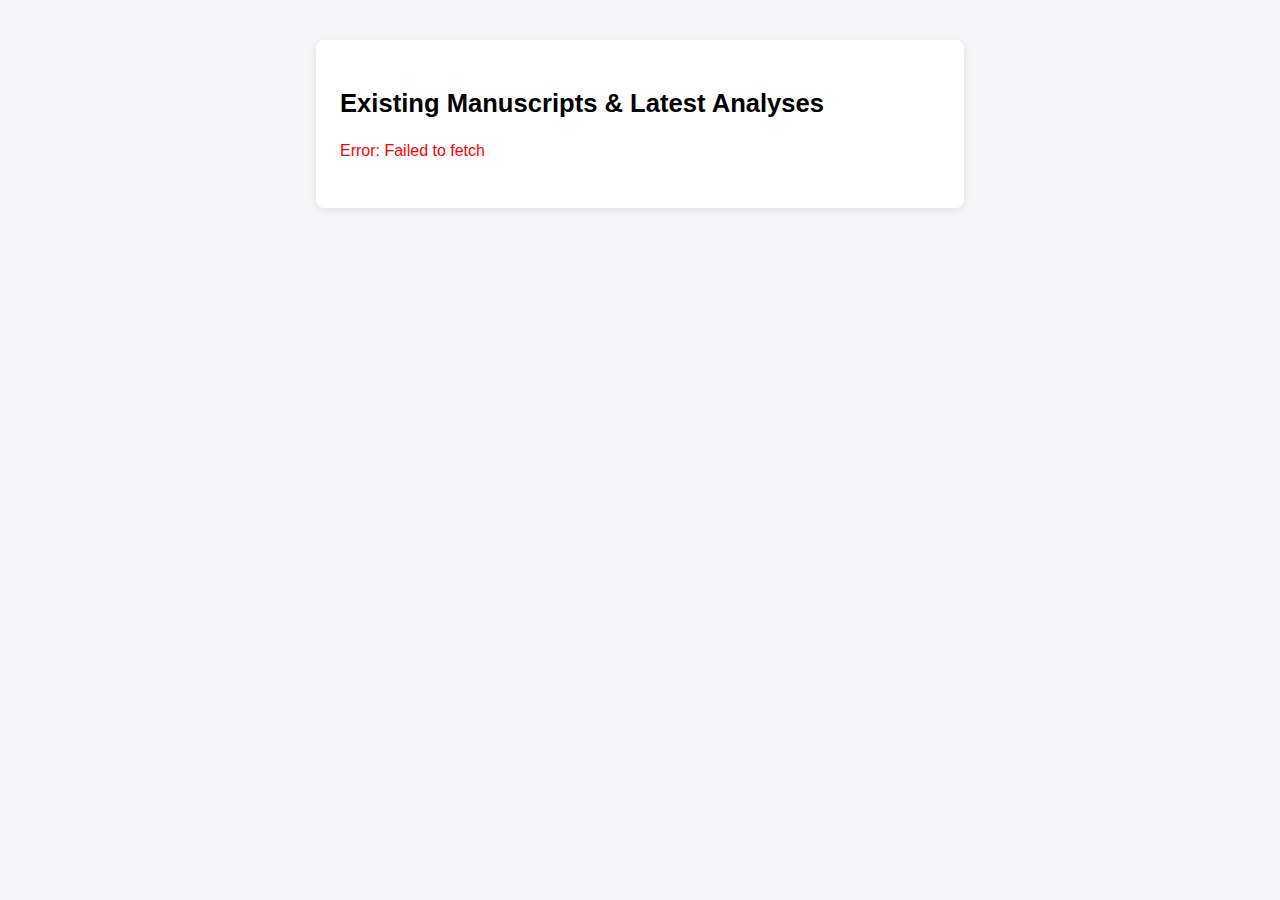
<file: frontend/index.html>
<!DOCTYPE html>
<html lang="en">
<head>
    <meta charset="UTF-8">
    <meta name="viewport" content="width=device-width, initial-scale=1.0">
    <title>Manuscript Analyses Export</title>
    <link rel="stylesheet" href="style.css">
</head>
<body>
    <div class="container">
        <h1>Existing Manuscripts & Latest Analyses</h1>
        <div id="manuscript-list">
            <p>Loading manuscripts...</p>
        </div>
    </div>
    <script src="app.js"></script>
</body>
</html>
</file>
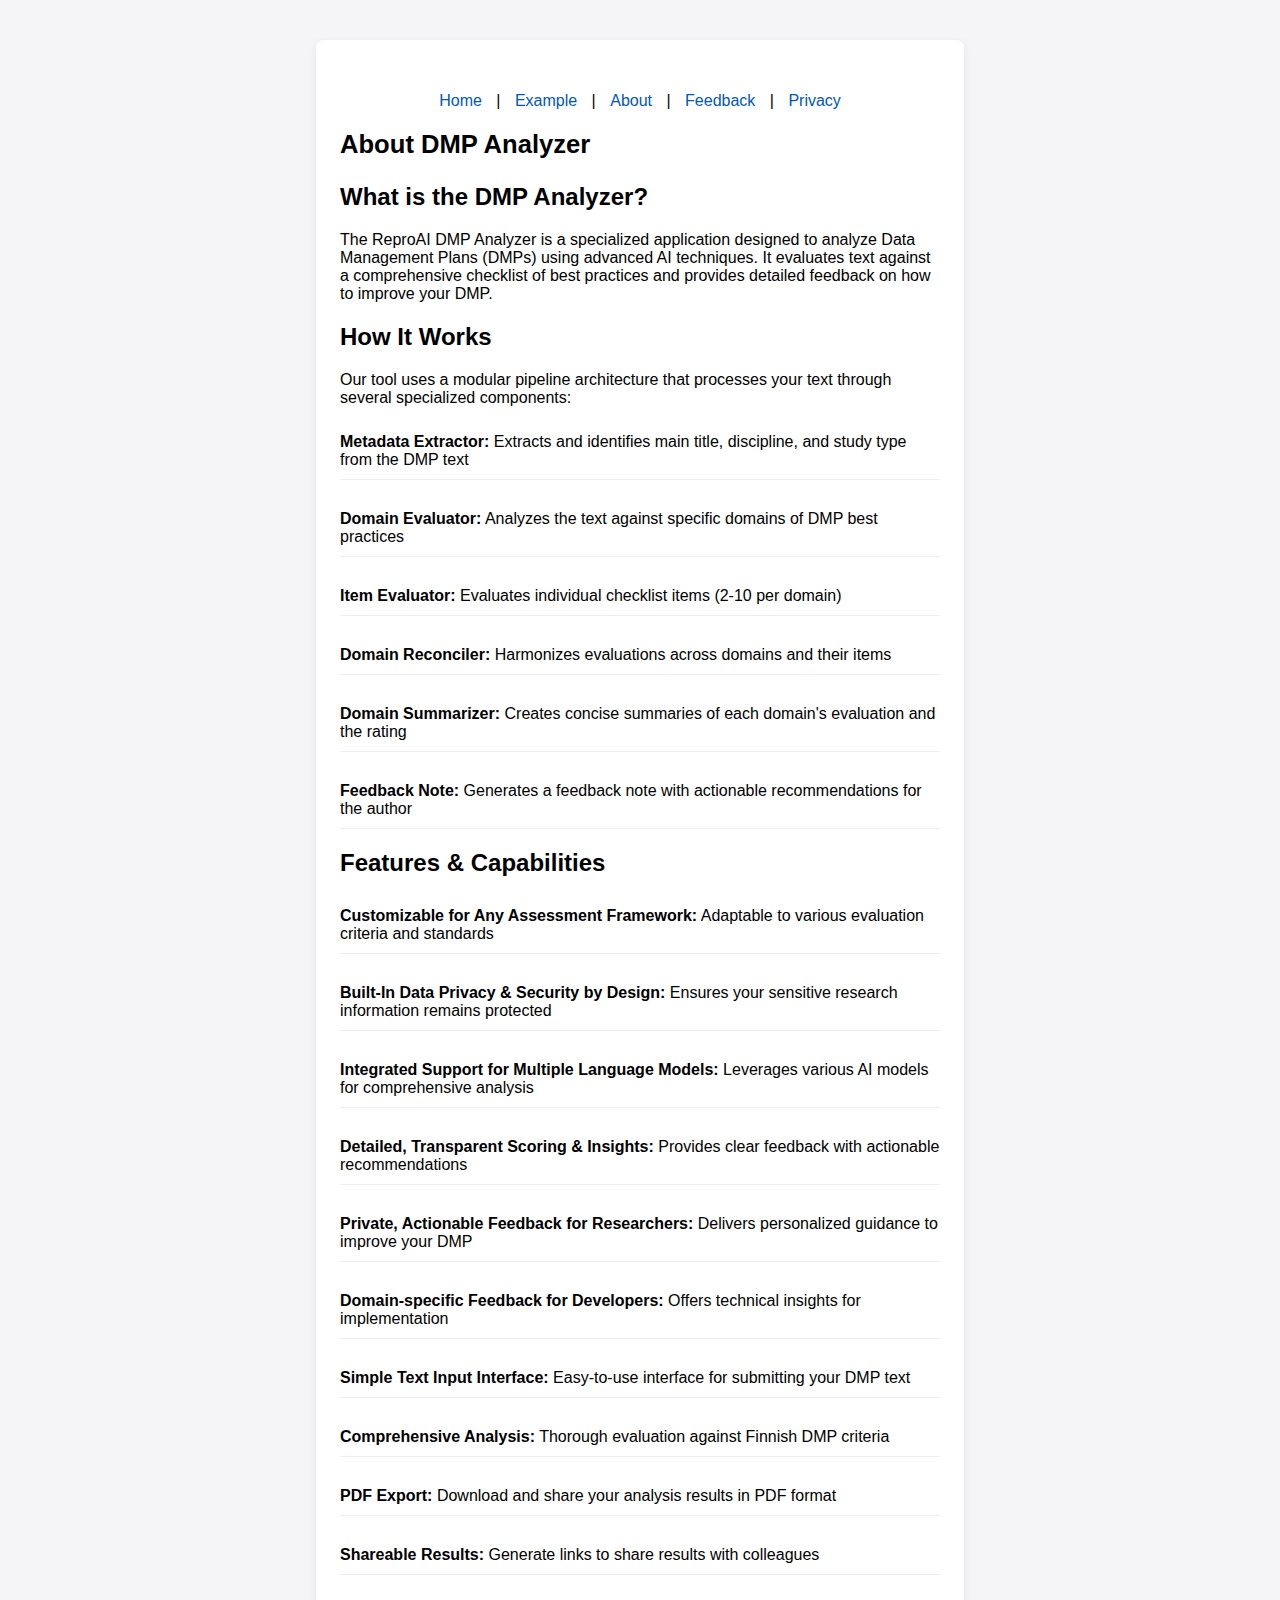
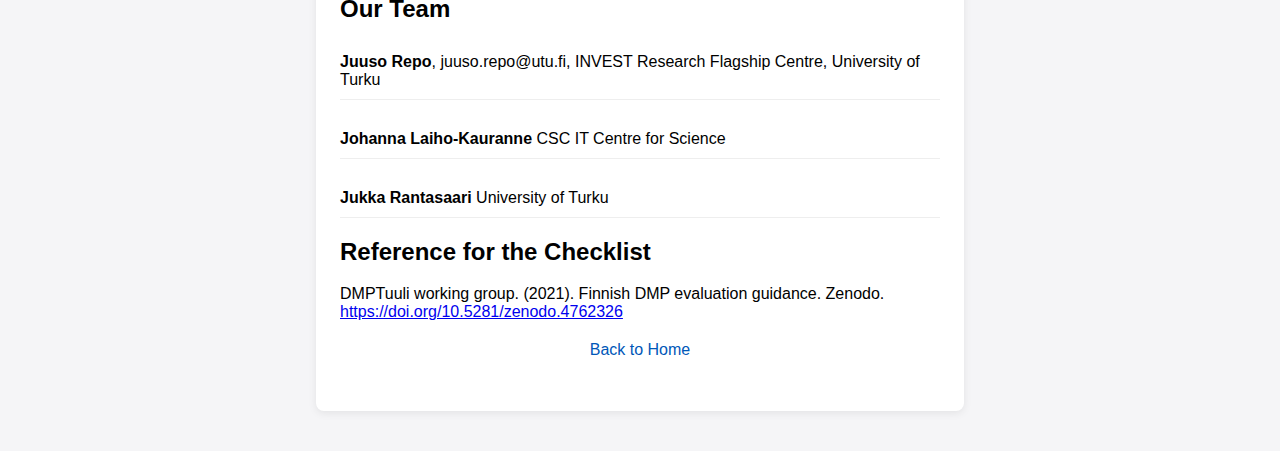
<file: about.html>
<!DOCTYPE html>
<html lang="en">
<head>
    <meta charset="UTF-8">
    <meta name="viewport" content="width=device-width, initial-scale=1.0">
    <title>About DMP Analysis Tool</title>
    <link rel="stylesheet" href="style.css">
    <style>
        .content {
            text-align: left;
            max-width: 700px;
            margin: 0 auto;
        }
        .nav {
            text-align: center;
            margin: 20px 0;
        }
        .nav a {
            margin: 0 10px;
            color: #0057b8;
            text-decoration: none;
        }
        .nav a:hover {
            text-decoration: underline;
        }
    </style>
</head>
<body>
    <div class="container">
        <div class="nav">
            <a href="index.html">Home</a> | 
            <a href="example.html">Example</a> | 
            <a href="about.html">About</a> | 
            <a href="feedback.html">Feedback</a> | 
            <a href="privacy.html">Privacy</a>
        </div>
        <h1>About DMP Analyzer</h1>
        <div class="content">
            <h2>What is the DMP Analyzer?</h2>
            <p>
                The ReproAI DMP Analyzer is a specialized application designed to analyze Data Management Plans (DMPs) 
                using advanced AI techniques. It evaluates text against a comprehensive checklist of best practices 
                and provides detailed feedback on how to improve your DMP.
            </p>
            
            <h2>How It Works</h2>
            <p>
                Our tool uses a modular pipeline architecture that processes your text through several specialized components:
            </p>
            <ul>
                <li><strong>Metadata Extractor:</strong> Extracts and identifies main title, discipline, and study type from the DMP text</li>
                <li><strong>Domain Evaluator:</strong> Analyzes the text against specific domains of DMP best practices</li>
                <li><strong>Item Evaluator:</strong> Evaluates individual checklist items (2-10 per domain)</li>
                <li><strong>Domain Reconciler:</strong> Harmonizes evaluations across domains and their items</li>
                <li><strong>Domain Summarizer:</strong> Creates concise summaries of each domain's evaluation and the rating</li>
                <li><strong>Feedback Note:</strong> Generates a feedback note with actionable recommendations for the author</li>
            </ul>
            
            <h2>Features & Capabilities</h2>
            <ul>
                <li><strong>Customizable for Any Assessment Framework:</strong> Adaptable to various evaluation criteria and standards</li>
                <li><strong>Built-In Data Privacy & Security by Design:</strong> Ensures your sensitive research information remains protected</li>
                <li><strong>Integrated Support for Multiple Language Models:</strong> Leverages various AI models for comprehensive analysis</li>
                <li><strong>Detailed, Transparent Scoring & Insights:</strong> Provides clear feedback with actionable recommendations</li>
                <li><strong>Private, Actionable Feedback for Researchers:</strong> Delivers personalized guidance to improve your DMP</li>
                <li><strong>Domain-specific Feedback for Developers:</strong> Offers technical insights for implementation</li>
                <li><strong>Simple Text Input Interface:</strong> Easy-to-use interface for submitting your DMP text</li>
                <li><strong>Comprehensive Analysis:</strong> Thorough evaluation against Finnish DMP criteria</li>
                <li><strong>PDF Export:</strong> Download and share your analysis results in PDF format</li>
                <li><strong>Shareable Results:</strong> Generate links to share results with colleagues</li>
            </ul>
            
            <h2>Our Team</h2>
            <ul>
                <li><strong>Juuso Repo</strong>, juuso.repo@utu.fi, INVEST Research Flagship Centre, University of Turku</li>
                <li><strong>Johanna Laiho-Kauranne</strong> CSC IT Centre for Science</li>
                <li><strong>Jukka Rantasaari</strong> University of Turku</li>
            </ul>
            
            <h2>Reference for the Checklist</h2>
            <p>
                DMPTuuli working group. (2021). Finnish DMP evaluation guidance. Zenodo.<br>
                <a href="https://doi.org/10.5281/zenodo.4762326" target="_blank">https://doi.org/10.5281/zenodo.4762326</a>
            </p>
        </div>
        <div class="nav">
            <a href="index.html">Back to Home</a>
        </div>
    </div>
</body>
</html>
</file>
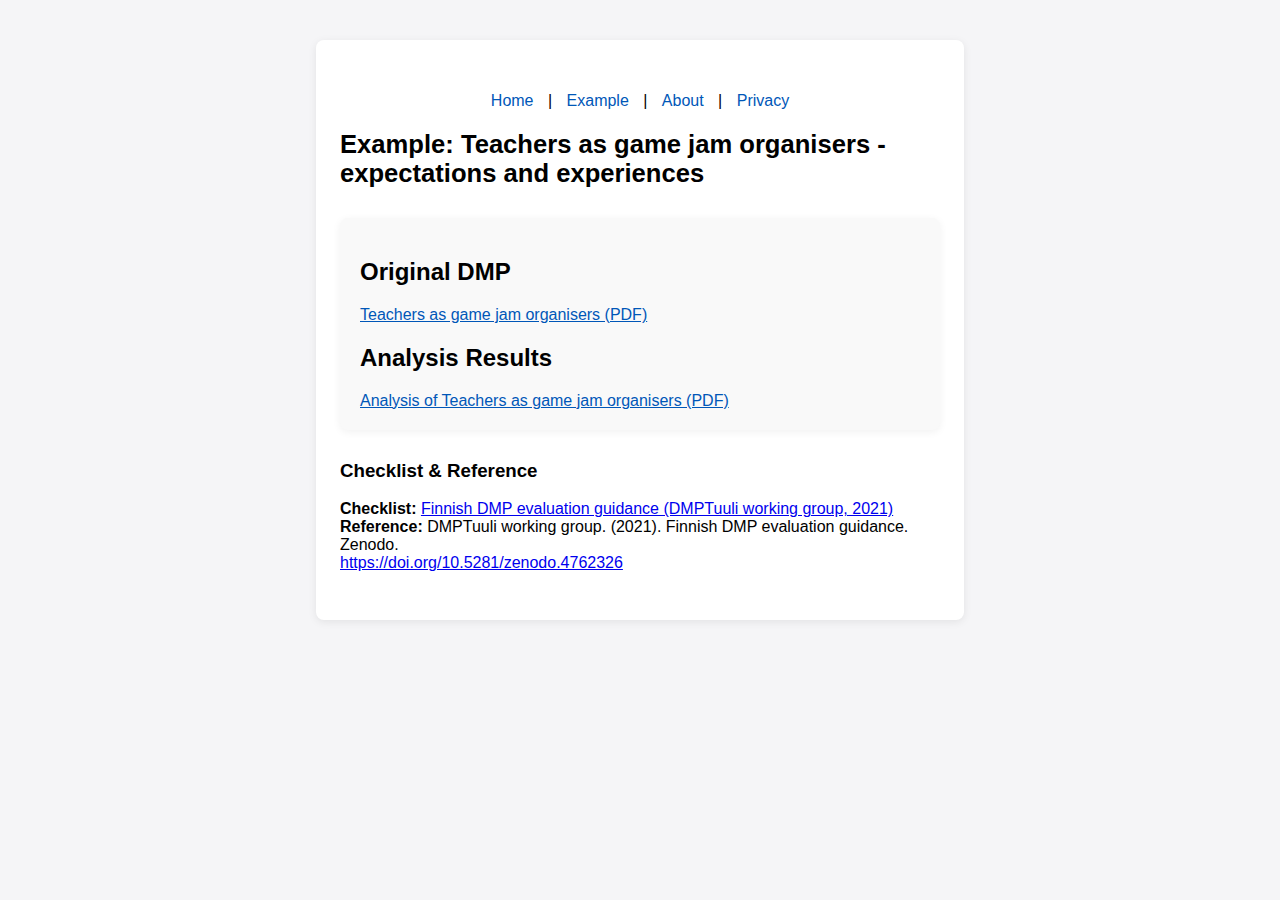
<file: example.html>
<!DOCTYPE html>
<html lang="en">
<head>
    <meta charset="UTF-8">
    <meta name="viewport" content="width=device-width, initial-scale=1.0">
    <title>Example - Teachers as game jam organisers</title>
    <link rel="stylesheet" href="style.css">
    <style>
        .nav {
            text-align: center;
            margin: 20px 0;
        }
        .nav a {
            margin: 0 10px;
            color: #0057b8;
            text-decoration: none;
        }
        .nav a:hover {
            text-decoration: underline;
        }
        .pdf-links {
            margin: 30px 0;
            padding: 20px;
            background: #f9f9f9;
            border-radius: 8px;
            box-shadow: 0 2px 8px rgba(0,0,0,0.06);
        }
        .pdf-links a {
            display: block;
            margin-bottom: 10px;
            color: #0057b8;
            text-decoration: underline;
        }
        .pdf-links a:last-child {
            margin-bottom: 0;
        }
    </style>
</head>
<body>
    <div class="container">
        <div class="nav">
            <a href="index.html">Home</a> | 
            <a href="example.html">Example</a> | 
            <a href="about.html">About</a> | 
            <a href="privacy.html">Privacy</a>
        </div>
        <h1>Example: Teachers as game jam organisers - expectations and experiences</h1>
        <div class="pdf-links">
            <h2>Original DMP</h2>
            <a href="examples/Teachers_as_game_jam.pdf" target="_blank">Teachers as game jam organisers (PDF)</a>
            <h2>Analysis Results</h2>
            <a href="examples/Analysis-Teachers_as_game_jam.pdf" target="_blank">Analysis of Teachers as game jam organisers (PDF)</a>
        </div>
        <div class="info-box">
            <h3>Checklist & Reference</h3>
            <p>
                <strong>Checklist:</strong> <a href="https://doi.org/10.5281/zenodo.4762326" target="_blank">Finnish DMP evaluation guidance (DMPTuuli working group, 2021)</a><br>
                <strong>Reference:</strong> DMPTuuli working group. (2021). Finnish DMP evaluation guidance. Zenodo.<br>
                <a href="https://doi.org/10.5281/zenodo.4762326" target="_blank">https://doi.org/10.5281/zenodo.4762326</a>
            </p>
        </div>
    </div>
</body>
</html>
</file>
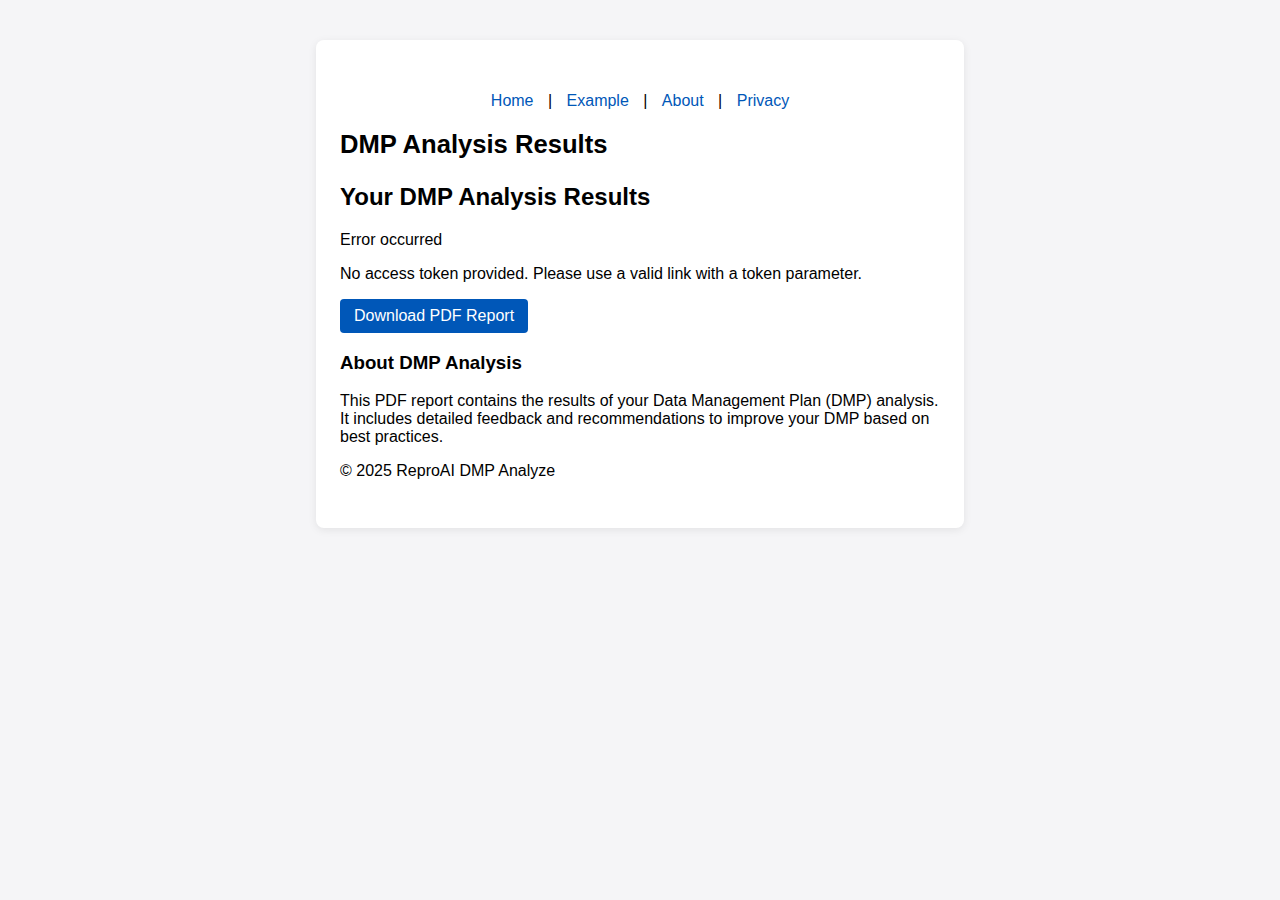
<file: export.html>
<!DOCTYPE html>
<html lang="en">
<head>
    <meta charset="UTF-8">
    <meta name="viewport" content="width=device-width, initial-scale=1.0">
    <title>DMP Analysis Results - Download PDF</title>
    <link rel="stylesheet" href="style.css">
    <style>
        .nav {
            text-align: center;
            margin: 20px 0;
        }
        .nav a {
            margin: 0 10px;
            color: #0057b8;
            text-decoration: none;
        }
        .nav a:hover {
            text-decoration: underline;
        }
    </style>
</head>
<body>
    <div class="container">
        <div class="nav">
            <a href="index.html">Home</a> | 
            <a href="example.html">Example</a> | 
            <a href="about.html">About</a> | 
            <a href="privacy.html">Privacy</a>
        </div>
        <h1>DMP Analysis Results</h1>
        
        <main>
            <div class="export-container">
                <h2>Your DMP Analysis Results</h2>
                <p id="status-message">Loading your analysis results...</p>
                <p id="error-message" class="error"></p>
                
                <div class="button-container">
                    <button id="download-pdf" class="button" disabled>Download PDF Report</button>
                </div>
                
                <div class="info-box">
                    <h3>About DMP Analysis</h3>
                    <p>This PDF report contains the results of your Data Management Plan (DMP) analysis. 
                    It includes detailed feedback and recommendations to improve your DMP based on best practices.</p>
                </div>
            </div>
        </main>
        
        <footer>
            <p>© 2025 ReproAI DMP Analyze</p>
        </footer>
    </div>
    
    <script src="pdf-export.js"></script>
</body>
</html>
</file>
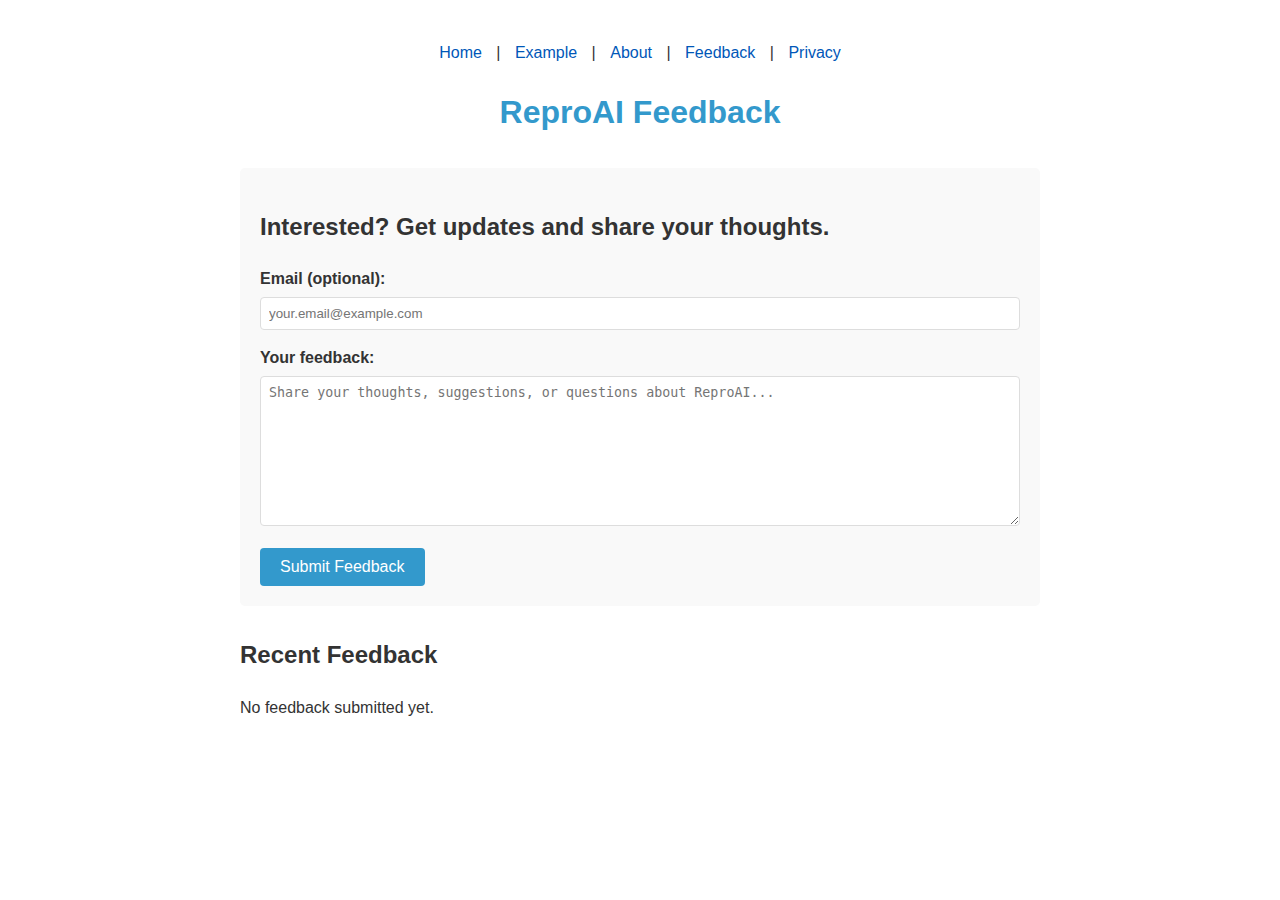
<file: feedback.html>
<!DOCTYPE html>
<html lang="en">
<head>
    <meta charset="UTF-8">
    <meta name="viewport" content="width=device-width, initial-scale=1.0">
    <title>ReproAI Feedback</title>
    <style>
        body {
            font-family: Arial, sans-serif;
            line-height: 1.6;
            color: #333;
            max-width: 800px;
            margin: 0 auto;
            padding: 20px;
        }
        .container {
            width: 100%;
        }
        .centered {
            text-align: center;
        }
        .nav {
            text-align: center;
            margin: 20px 0;
        }
        .nav a {
            margin: 0 10px;
            color: #0057b8;
            text-decoration: none;
        }
        .nav a:hover {
            text-decoration: underline;
        }
        h1 {
            color: #3399cc;
            margin-bottom: 30px;
        }
        .feedback-form {
            background-color: #f9f9f9;
            padding: 20px;
            border-radius: 5px;
            margin-bottom: 30px;
        }
        .form-group {
            margin-bottom: 15px;
        }
        label {
            display: block;
            margin-bottom: 5px;
            font-weight: bold;
        }
        input[type="email"] {
            width: 100%;
            padding: 8px;
            border: 1px solid #ddd;
            border-radius: 4px;
            box-sizing: border-box;
        }
        textarea {
            width: 100%;
            padding: 8px;
            border: 1px solid #ddd;
            border-radius: 4px;
            box-sizing: border-box;
            min-height: 150px;
        }
        button {
            background-color: #3399cc;
            color: white;
            border: none;
            padding: 10px 20px;
            border-radius: 4px;
            cursor: pointer;
            font-size: 16px;
        }
        button:hover {
            background-color: #2980b9;
        }
        .success-message {
            background-color: #d4edda;
            color: #155724;
            padding: 15px;
            border-radius: 4px;
            margin-bottom: 20px;
            display: none;
        }
        .error-message {
            background-color: #f8d7da;
            color: #721c24;
            padding: 15px;
            border-radius: 4px;
            margin-bottom: 20px;
            display: none;
        }
        .feedback-list {
            margin-top: 30px;
        }
        .feedback-item {
            background-color: #f0f0f0;
            padding: 15px;
            border-radius: 4px;
            margin-bottom: 15px;
        }
        .feedback-email {
            color: #666;
            font-style: italic;
            margin-bottom: 5px;
        }
        .feedback-text {
            margin-top: 5px;
        }
        .feedback-date {
            color: #999;
            font-size: 0.8em;
            text-align: right;
        }
    </style>
</head>
<body>
    <div class="container">
        <div class="nav">
            <a href="index.html">Home</a> | 
            <a href="example.html">Example</a> | 
            <a href="about.html">About</a> | 
            <a href="feedback.html">Feedback</a> | 
            <a href="privacy.html">Privacy</a>
        </div>
        <h1 class="centered">ReproAI Feedback</h1>
        
        <div class="success-message" id="success-message">
            Thank you for your feedback! We appreciate your input.
        </div>
        
        <div class="error-message" id="error-message">
            There was an error submitting your feedback. Please try again.
        </div>
        
        <div class="feedback-form">
            <h2>Interested? Get updates and share your thoughts.</h2>
            <form id="feedbackForm">
                <div class="form-group">
                    <label for="email">Email (optional):</label>
                    <input type="email" id="email" name="email" placeholder="your.email@example.com">
                </div>
                
                <div class="form-group">
                    <label for="feedback">Your feedback:</label>
                    <textarea id="feedback" name="feedback" placeholder="Share your thoughts, suggestions, or questions about ReproAI..."></textarea>
                </div>
                
                <button type="submit">Submit Feedback</button>
            </form>
        </div>
        
        <div class="feedback-list" id="feedback-list">
            <h2>Recent Feedback</h2>
            <div id="feedback-items">
                <!-- Feedback items will be added here dynamically -->
            </div>
        </div>
    </div>

    <script>
        // Store feedback in local storage for demonstration
        const STORAGE_KEY = 'reproai_feedback';
        
        // Load existing feedback from local storage
        function loadFeedback() {
            const feedbackItems = document.getElementById('feedback-items');
            feedbackItems.innerHTML = '';
            
            const storedFeedback = localStorage.getItem(STORAGE_KEY);
            if (storedFeedback) {
                const feedbackArray = JSON.parse(storedFeedback);
                
                if (feedbackArray.length === 0) {
                    feedbackItems.innerHTML = '<p>No feedback submitted yet.</p>';
                    return;
                }
                
                // Sort by date (newest first)
                feedbackArray.sort((a, b) => new Date(b.date) - new Date(a.date));
                
                // Add each feedback item to the list
                feedbackArray.forEach(item => {
                    const feedbackItem = document.createElement('div');
                    feedbackItem.className = 'feedback-item';
                    
                    const emailElement = document.createElement('div');
                    emailElement.className = 'feedback-email';
                    emailElement.textContent = item.email ? `From: ${item.email}` : 'Anonymous';
                    
                    const textElement = document.createElement('div');
                    textElement.className = 'feedback-text';
                    textElement.textContent = item.feedback;
                    
                    const dateElement = document.createElement('div');
                    dateElement.className = 'feedback-date';
                    dateElement.textContent = new Date(item.date).toLocaleString();
                    
                    feedbackItem.appendChild(emailElement);
                    feedbackItem.appendChild(textElement);
                    feedbackItem.appendChild(dateElement);
                    
                    feedbackItems.appendChild(feedbackItem);
                });
            } else {
                feedbackItems.innerHTML = '<p>No feedback submitted yet.</p>';
            }
        }
        
        // Save feedback to local storage
        function saveFeedback(email, feedback) {
            const newFeedback = {
                email: email,
                feedback: feedback,
                date: new Date().toISOString()
            };
            
            let feedbackArray = [];
            const storedFeedback = localStorage.getItem(STORAGE_KEY);
            
            if (storedFeedback) {
                feedbackArray = JSON.parse(storedFeedback);
            }
            
            feedbackArray.push(newFeedback);
            localStorage.setItem(STORAGE_KEY, JSON.stringify(feedbackArray));
        }
        
        // Handle form submission
        document.getElementById('feedbackForm').addEventListener('submit', function(e) {
            e.preventDefault();
            
            const email = document.getElementById('email').value.trim();
            const feedback = document.getElementById('feedback').value.trim();
            
            if (!feedback) {
                document.getElementById('error-message').textContent = 'Please enter your feedback.';
                document.getElementById('error-message').style.display = 'block';
                setTimeout(() => {
                    document.getElementById('error-message').style.display = 'none';
                }, 3000);
                return;
            }
            
            // Save the feedback
            saveFeedback(email, feedback);
            
            // Show success message
            document.getElementById('success-message').style.display = 'block';
            setTimeout(() => {
                document.getElementById('success-message').style.display = 'none';
            }, 3000);
            
            // Clear the form
            document.getElementById('email').value = '';
            document.getElementById('feedback').value = '';
            
            // Reload the feedback list
            loadFeedback();
        });
        
        // Load feedback when the page loads
        document.addEventListener('DOMContentLoaded', loadFeedback);
    </script>
</body>
</html>
</file>
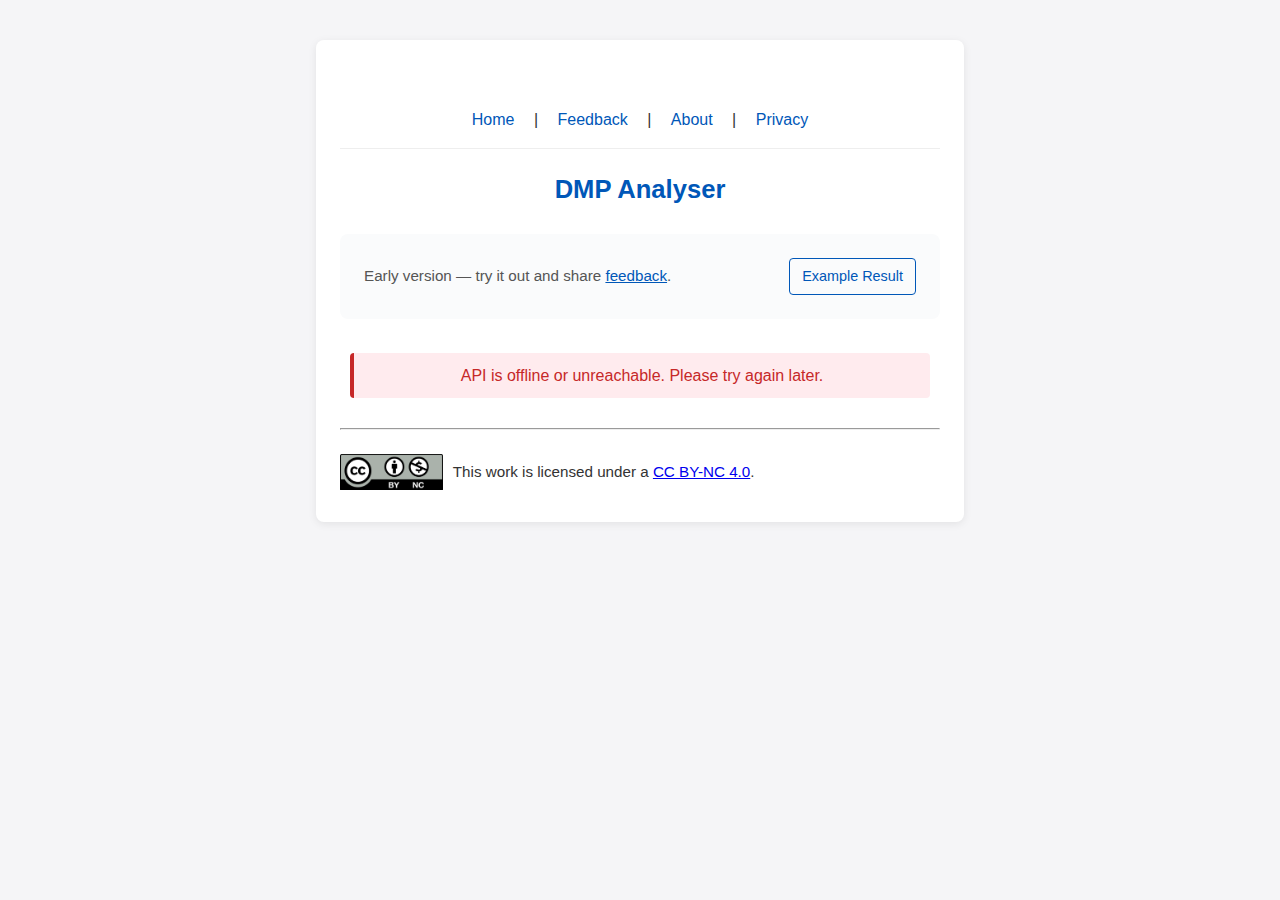
<file: OLDindex.html>
<!DOCTYPE html>
<html lang="en">
<head>
    <meta charset="UTF-8">
    <meta name="viewport" content="width=device-width, initial-scale=1.0">
    <title>DMP Analyser</title>
    <link rel="stylesheet" href="css/shared-styles.css">
    <link rel="stylesheet" href="style.css">
</head>
<body>
  <div id="spinner-overlay">
    <div class="spinner"></div>
  </div>
    <div class="container">
        <!-- Include the navigation component -->
        <div id="navigation-placeholder"></div>
        <h1>DMP Analyser</h1>
        <div class="grey-box">
            <div class="feedback-pdf-row">
                <div class="feedback-prompt">
                    Early version — try it out and share <a href="feedback.html">feedback</a>.
                </div>
                <div>
                    <a href="feedback_view.html?token=7020cb88-5035-44be-a132-906d914935f0" class="example-button">
                        Example Result
                    </a>
                </div>
            </div>
        </div>
        <div id="api-status"></div>
        <div id="analysis-form" style="display: none;">
            <form id="dmp-form">
                <div class="form-group">
                    <label for="text-input">Enter your Data Management Plan (DMP) text for analysis:</label>
                    <textarea id="text-input" rows="10" placeholder="Paste your text here..."></textarea>
                </div>
                
                <div class="form-group file-upload-coming-soon">
                    <label>Upload DMP file: <span class="coming-soon-badge">Coming Soon</span></label>
                    <div class="file-upload-placeholder">
                        <span class="file-icon">📄</span>
                        <span class="file-text">File upload feature will be available soon</span>
                    </div>
                </div>
                
                <div class="form-row">
                    <div class="form-group half">
                        <label for="checklist-select">Assessment Criteria:</label>
                        <select id="checklist-select">
                            <option value="finnish_dmp_evaluation" selected>Finnish DMP Evaluation (Full)</option>
                            <option value="finnish_dmp_evaluation_1domain">Finnish DMP Evaluation (1 Domain)</option>
                        </select>
                    </div>
                    <div class="form-group half">
                        <label for="config-select">Analysis Configuration:</label>
                        <select id="config-select">
                            <option value="Full-GPT4-turbo-preview" selected>Full GPT-4 Turbo</option>
                            <option value="Domains-only-GPT4-turbo">Domains-only GPT-4 Turbo</option>
                        </select>
                    </div>
                </div>
                
                <button type="submit" id="submit-btn">Run Analysis</button>
                
                <div class="info-box">
                    <p><strong>Note:</strong> This version uses the Finnish DMP evaluation criteria. We have processed it for AI analysis. <a href="#" id="download-checklist-btn">See PDF</a>. <br> The tool supports multiple assessment frameworks. Please contact us to add your own!</p>
                    <p><strong>Reference:</strong> DMPTuuli working group. (2021). <a href="https://doi.org/10.5281/zenodo.4762326" target="_blank">Finnish DMP evaluation guidance</a>. Zenodo.</p>
                </div>
            </form>
        </div>
        <div id="analysis-status" style="display: none;">
            <h2>Analysis Status</h2>
            <p id="status-message">Your DMP is being analysed. This can take 2-5 minutes to complete...</p>
            <div class="loader"></div>
        </div>
        <div id="analysis-result" style="display: none;">
            <h2>Analysis Complete</h2>
            <div class="grey-box">
                <p>Your analysis is ready. View your results here:</p>
                <div class="result-link-container">
                    <a id="results-direct-link" href="#" class="primary-link" target="_blank">View Analysis Results</a>
                </div>
                
                <div class="shareable-link-container">
                    <p><strong>Shareable link:</strong></p>
                    <div class="copy-link-box">
                        <input type="text" id="shareable-link" readonly>
                        <button id="copy-link-btn" class="copy-button" title="Copy to clipboard">
                            <svg xmlns="http://www.w3.org/2000/svg" width="16" height="16" viewBox="0 0 24 24" fill="none" stroke="currentColor" stroke-width="2" stroke-linecap="round" stroke-linejoin="round"><rect x="9" y="9" width="13" height="13" rx="2" ry="2"></rect><path d="M5 15H4a2 2 0 0 1-2-2V4a2 2 0 0 1 2-2h9a2 2 0 0 1 2 2v1"></path></svg>
                        </button>
                    </div>
                    <p class="copy-success" id="copy-success-message">Link copied to clipboard!</p>
                </div>
                
                <div class="pdf-export-container">
                    <button id="export-pdf-btn" class="export-button pdf-button">
                        <svg xmlns="http://www.w3.org/2000/svg" width="16" height="16" viewBox="0 0 24 24" fill="none" stroke="currentColor" stroke-width="2" stroke-linecap="round" stroke-linejoin="round" style="margin-right: 5px; vertical-align: text-bottom;"><path d="M14 2H6a2 2 0 0 0-2 2v16a2 2 0 0 0 2 2h12a2 2 0 0 0 2-2V8z"></path><polyline points="14 2 14 8 20 8"></polyline><line x1="12" y1="18" x2="12" y2="12"></line><polyline points="15 15 12 18 9 15"></polyline></svg>
                        PDF Report
                    </button>
                </div>
            </div>
        </div>
            <hr>
            <div style="display: flex; align-items: center; gap: 10px; margin-top: 24px;">
                <img src="img/Cc-by-nc_icon.png" alt="Creative Commons BY-NC" style="height: 36px; width: auto;">
                <span style="font-size: 0.95em;">
                    This work is licensed under a 
                    <a href="https://creativecommons.org/licenses/by-nc/4.0/" target="_blank" rel="noopener noreferrer">CC BY-NC 4.0</a>.
                </span>
            </div>
    </div>
    <script src="app.js"></script>
    <script>
        // Load the navigation component
        fetch('components/navigation.html')
            .then(response => response.text())
            .then(data => {
                document.getElementById('navigation-placeholder').innerHTML = data;
            });
            
        // Hide spinner when everything is loaded
        window.addEventListener('load', function() {
            var spinner = document.getElementById('spinner-overlay');
            if (spinner) spinner.style.opacity = 0;
            setTimeout(function() {
                if (spinner) spinner.style.display = 'none';
            }, 400);
        });
    </script>
</body>
</html>
</file>
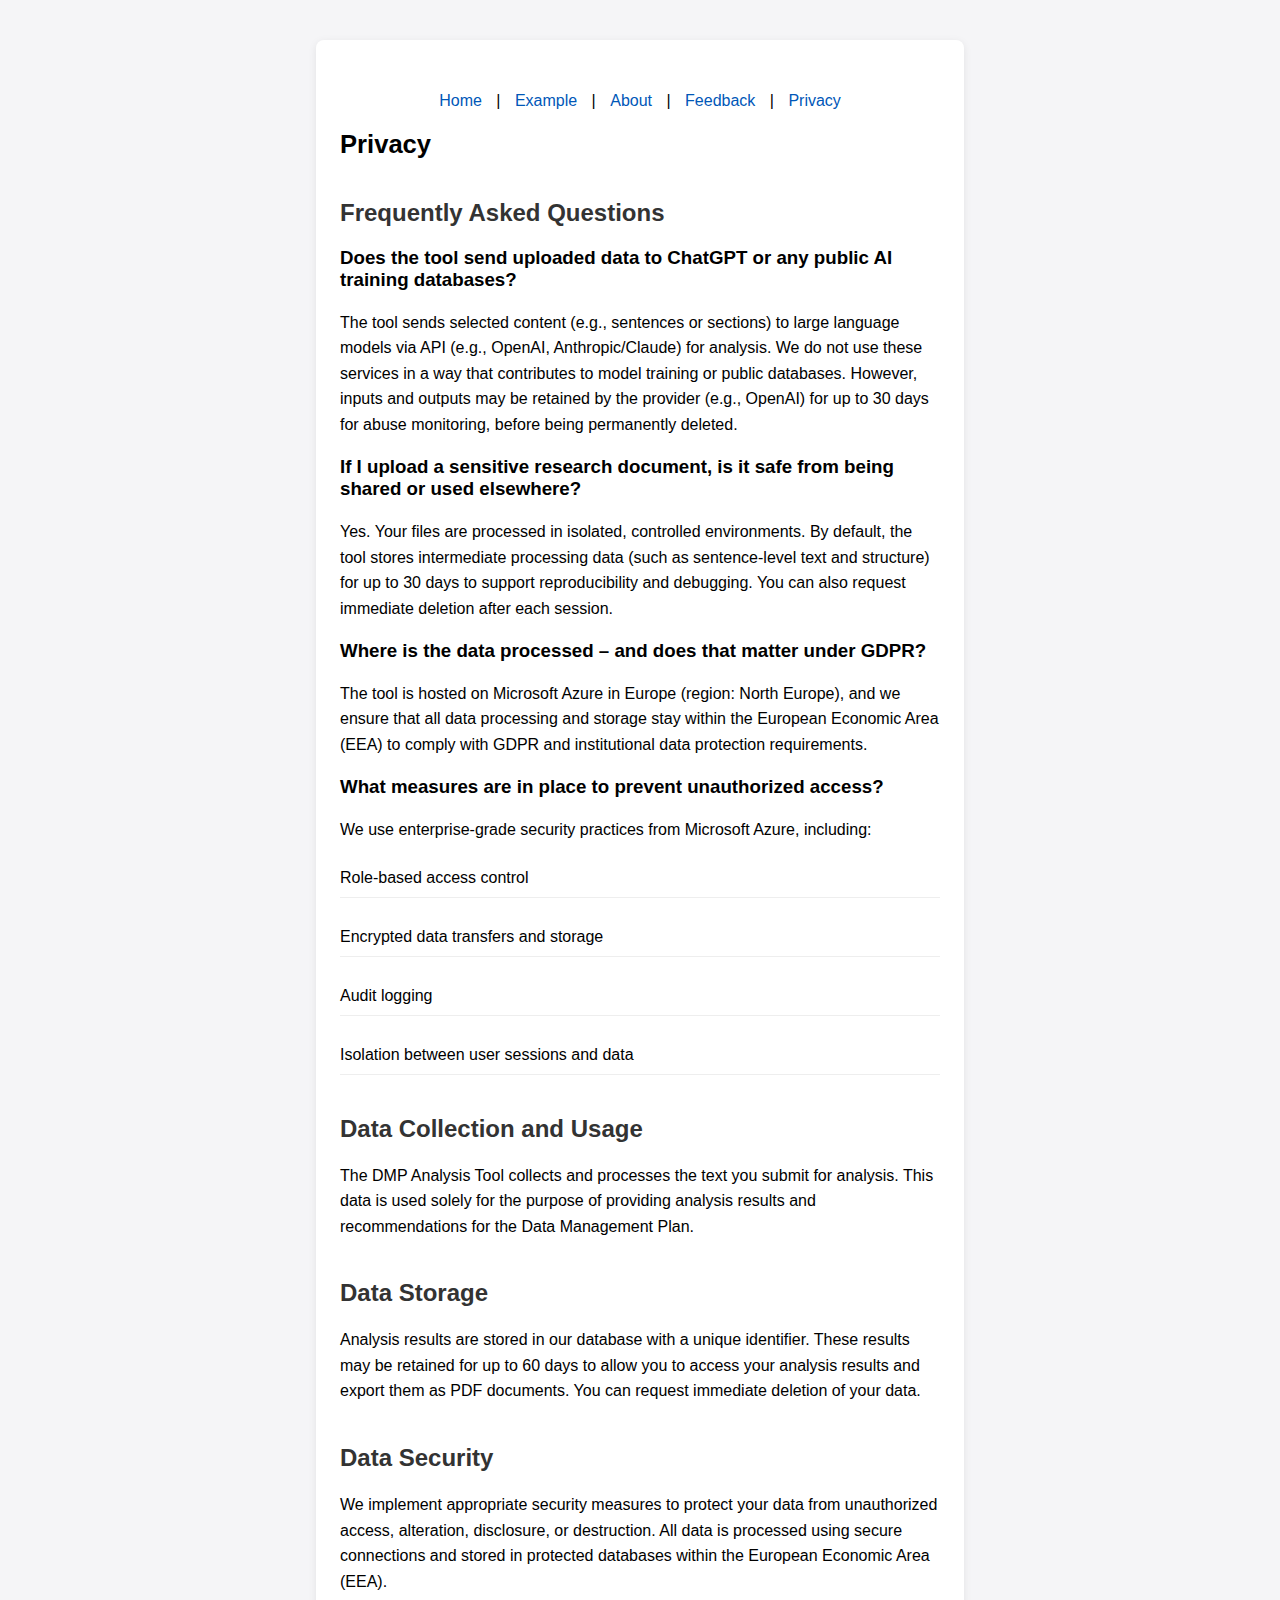
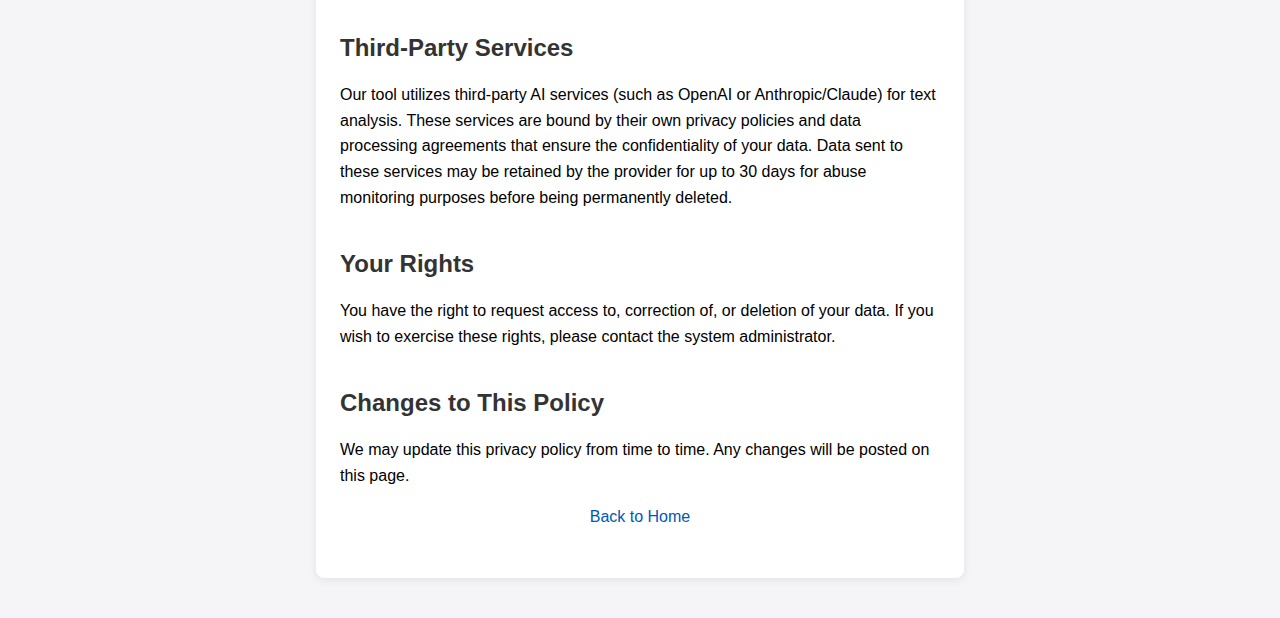
<file: privacy.html>
<!DOCTYPE html>
<html lang="en">
<head>
    <meta charset="UTF-8">
    <meta name="viewport" content="width=device-width, initial-scale=1.0">
    <title>Privacy Policy - DMP Analysis Tool</title>
    <link rel="stylesheet" href="style.css">
    <style>
        .content {
            text-align: left;
            max-width: 800px;
            margin: 0 auto;
        }
        .nav {
            text-align: center;
            margin: 20px 0;
        }
        .nav a {
            margin: 0 10px;
            color: #0057b8;
            text-decoration: none;
        }
        .nav a:hover {
            text-decoration: underline;
        }
        /* FAQ styling moved to external stylesheet */
        h2 {
            margin-top: 40px;
            color: #333;
        }
        p {
            line-height: 1.6;
        }
    </style>
</head>
<body>
    <div class="container">
        <div class="nav">
            <a href="index.html">Home</a> | 
            <a href="example.html">Example</a> | 
            <a href="about.html">About</a> | 
            <a href="feedback.html">Feedback</a> | 
            <a href="privacy.html">Privacy</a>
        </div>
        <h1>Privacy</h1>
        <div class="content">
            <h2>Frequently Asked Questions</h2>
            
            <div class="faq-item" id="faq-1">
                <h3>Does the tool send uploaded data to ChatGPT or any public AI training databases?</h3>
                <p>
                    The tool sends selected content (e.g., sentences or sections) to large language models via API (e.g., OpenAI, Anthropic/Claude) 
                    for analysis. We do not use these services in a way that contributes to model training or public databases. However, inputs 
                    and outputs may be retained by the provider (e.g., OpenAI) for up to 30 days for abuse monitoring, before being permanently deleted.
                </p>
            </div>
            
            <div class="faq-item">
                <h3>If I upload a sensitive research document, is it safe from being shared or used elsewhere?</h3>
                <p>
                    Yes. Your files are processed in isolated, controlled environments. By default, the tool stores intermediate processing data 
                    (such as sentence-level text and structure) for up to 30 days to support reproducibility and debugging. You can also request 
                    immediate deletion after each session.
                </p>
            </div>
            
            <div class="faq-item">
                <h3>Where is the data processed – and does that matter under GDPR?</h3>
                <p>
                    The tool is hosted on Microsoft Azure in Europe (region: North Europe), 
                    and we ensure that all data processing and storage stay within the European Economic Area (EEA) to comply with GDPR and 
                    institutional data protection requirements.
                </p>
            </div>
            
            <div class="faq-item">
                <h3>What measures are in place to prevent unauthorized access?</h3>
                <p>
                    We use enterprise-grade security practices from Microsoft Azure, including:
                </p>
                <ul>
                    <li>Role-based access control</li>
                    <li>Encrypted data transfers and storage</li>
                    <li>Audit logging</li>
                    <li>Isolation between user sessions and data</li>
                </ul>
            </div>
            
            <h2>Data Collection and Usage</h2>
            <p>
                The DMP Analysis Tool collects and processes the text you submit for analysis. This data is used solely 
                for the purpose of providing analysis results and recommendations for the Data Management Plan.
            </p>
            
            <h2>Data Storage</h2>
            <p>
                Analysis results are stored in our database with a unique identifier. These results may be retained for 
                up to 60 days to allow you to access your analysis results and export them as PDF documents. You can request 
                immediate deletion of your data.
            </p>
            
            <h2>Data Security</h2>
            <p>
                We implement appropriate security measures to protect your data from unauthorized access, alteration, 
                disclosure, or destruction. All data is processed using secure connections and stored in protected databases 
                within the European Economic Area (EEA).
            </p>
            
            <h2>Third-Party Services</h2>
            <p>
                Our tool utilizes third-party AI services (such as OpenAI or Anthropic/Claude) for text analysis. These services 
                are bound by their own privacy policies and data processing agreements that ensure the confidentiality of your data.
                Data sent to these services may be retained by the provider for up to 30 days for abuse monitoring purposes before 
                being permanently deleted.
            </p>
            
            <h2>Your Rights</h2>
            <p>
                You have the right to request access to, correction of, or deletion of your data. If you wish to exercise 
                these rights, please contact the system administrator.
            </p>
            
            <h2>Changes to This Policy</h2>
            <p>
                We may update this privacy policy from time to time. Any changes will be posted on this page.
            </p>
        </div>
        <div class="nav">
            <a href="index.html">Back to Home</a>
        </div>
    </div>
</body>
</html>
</file>
<file: frontend/style.css>
body {
    font-family: Arial, sans-serif;
    background: #f5f5f7;
    margin: 0;
    padding: 0;
}
.container {
    max-width: 600px;
    margin: 40px auto;
    background: #fff;
    border-radius: 8px;
    box-shadow: 0 2px 8px rgba(0,0,0,0.08);
    padding: 32px 24px;
}
h1 {
    font-size: 1.6em;
    margin-bottom: 24px;
}
ul {
    list-style: none;
    padding: 0;
}
li {
    margin-bottom: 20px;
    padding: 10px 0;
    border-bottom: 1px solid #eee;
}
button {
    background: #0057b8;
    color: #fff;
    border: none;
    border-radius: 4px;
    padding: 8px 14px;
    font-size: 1em;
    cursor: pointer;
    transition: background 0.2s;
}
button:hover {
    background: #003f7d;
}
</file>
<file: style.css>
body {
    font-family: Arial, sans-serif;
    background: #f5f5f7;
    margin: 0;
    padding: 0;
}
.container {
    max-width: 600px;
    margin: 40px auto;
    background: #fff;
    border-radius: 8px;
    box-shadow: 0 2px 8px rgba(0,0,0,0.08);
    padding: 32px 24px;
}
h1 {
    font-size: 1.6em;
    margin-bottom: 24px;
}
ul {
    list-style: none;
    padding: 0;
}
li {
    margin-bottom: 20px;
    padding: 10px 0;
    border-bottom: 1px solid #eee;
}
button {
    background: #0057b8;
    color: #fff;
    border: none;
    border-radius: 4px;
    padding: 8px 14px;
    font-size: 1em;
    cursor: pointer;
    transition: background 0.2s;
}
button:hover {
    background: #003f7d;
}
</file>
<file: css/shared-styles.css>
/* Shared styles for DMP Analysis Tool */

/* Base styles */
body {
    font-family: 'Segoe UI', Arial, sans-serif;
    background: #f8f8fa;
    margin: 0;
    padding: 0;
    color: #333;
    line-height: 1.6;
}

.container {
    max-width: 900px;
    margin: 40px auto;
    background: #fff;
    border-radius: 8px;
    box-shadow: 0 2px 12px rgba(0,0,0,0.08);
    padding: 32px;
}

/* Typography */
h1 {
    font-size: 2rem;
    margin-bottom: 24px;
    color: #0057b8;
    text-align: center;
}

h2 {
    font-size: 1.5em;
    margin-top: 2em;
    color: #3a3a5a;
    border-bottom: 1px solid #eee;
    padding-bottom: 0.2em;
}

h3 {
    margin-top: 1.5em;
    color: #3a3a5a;
}

.centered {
    text-align: center;
}

/* Navigation */
.nav {
    text-align: center;
    margin: 20px 0;
    padding: 15px 0;
    border-bottom: 1px solid #eee;
}

.nav a {
    margin: 0 15px;
    color: #0057b8;
    text-decoration: none;
    font-weight: 500;
    transition: color 0.2s;
}

.nav a:hover {
    color: #003f7d;
    text-decoration: none;
}

/* Form elements */
.form-group {
    margin-bottom: 20px;
}

.form-row {
    display: flex;
    justify-content: space-between;
    gap: 20px;
    margin-bottom: 20px;
}

.form-group.half {
    flex: 1;
    min-width: 0;
}

label {
    display: block;
    margin-bottom: 5px;
    font-weight: bold;
}

textarea {
    width: 100%;
    padding: 10px;
    border: 1px solid #ddd;
    border-radius: 4px;
    resize: vertical;
}

select {
    width: 100%;
    padding: 10px;
    border: 1px solid #ddd;
    border-radius: 4px;
    background-color: white;
    font-size: 16px;
    cursor: pointer;
}

select:focus {
    outline: none;
    border-color: #0057b8;
    box-shadow: 0 0 0 2px rgba(0, 87, 184, 0.2);
}

/* Buttons */
button {
    background: #0057b8;
    color: #fff;
    border: none;
    border-radius: 4px;
    padding: 12px 20px;
    font-size: 1em;
    cursor: pointer;
    transition: background 0.2s;
    display: block;
    margin: 20px auto;
    min-width: 150px;
}

button:hover {
    background: #003f7d;
}

button:disabled {
    background-color: #cccccc;
    color: #888888;
    cursor: not-allowed;
    opacity: 0.7;
}

button:disabled:hover {
    background-color: #cccccc;
}

/* Intro text styling */
.intro-text {
    text-align: center;
    margin: 10px auto 30px;
    font-size: 1.1em;
    color: #555;
    max-width: 700px;
    line-height: 1.5;
}

.intro-text a {
    color: #0057b8;
    text-decoration: underline;
    font-weight: 500;
}

.intro-text a:hover {
    color: #003f7d;
}

/* Coming Soon File Upload Placeholder */
.file-upload-coming-soon {
    margin-top: 15px;
    margin-bottom: 25px;
}

.coming-soon-badge {
    background-color: #ff9800;
    color: white;
    font-size: 0.8em;
    padding: 3px 8px;
    border-radius: 12px;
    margin-left: 10px;
    font-weight: normal;
}

.file-upload-placeholder {
    border: 2px dashed #ccc;
    border-radius: 5px;
    padding: 20px;
    text-align: center;
    background-color: #f9f9f9;
    color: #888;
    margin-top: 8px;
    cursor: not-allowed;
}

.file-icon {
    font-size: 24px;
    margin-right: 10px;
    vertical-align: middle;
}

.file-text {
    font-style: italic;
}

/* Button group styling */
.button-group {
    display: flex;
    justify-content: center;
    gap: 20px;
    margin: 20px 0;
}

.button-group button {
    margin: 0;
}

/* PDF Button styling */
.pdf-button, .example-button {
    background-color: transparent;
    color: #0057b8;
    border: 1px solid #0057b8;
    padding: 6px 12px;
    font-size: 0.9em;
    min-width: auto;
    display: inline-flex;
    align-items: center;
    margin: 0;
    box-shadow: none;
    text-decoration: none;
    border-radius: 4px;
}

.pdf-button:hover, .example-button:hover {
    background-color: #f0f7ff;
    color: #003f7d;
    border-color: #003f7d;
    text-decoration: none;
}

/* Feedback and PDF row layout */
.feedback-pdf-row {
    display: flex;
    justify-content: space-between;
    align-items: center;
    margin-bottom: 0;
    padding-bottom: 0;
    border-bottom: none;
}

/* Grey box styling */
.grey-box {
    background: #fafbfc;
    padding: 1.5em;
    border-radius: 8px;
    margin-bottom: 1.5em;
}

/* Results link styling */
.result-link-container {
    margin: 1em 0 1.5em;
    text-align: center;
}

.primary-link {
    display: inline-block;
    background-color: #0057b8;
    color: white;
    padding: 10px 20px;
    border-radius: 4px;
    text-decoration: none;
    font-weight: 500;
    transition: background-color 0.2s;
}

.primary-link:hover {
    background-color: #003f7d;
    text-decoration: none;
    color: white;
}

/* Shareable link styling */
.shareable-link-container {
    margin: 1.5em 0;
}

.copy-link-box {
    display: flex;
    margin: 0.5em 0;
}

.copy-link-box input {
    flex-grow: 1;
    padding: 8px 12px;
    border: 1px solid #ddd;
    border-right: none;
    border-radius: 4px 0 0 4px;
    font-size: 0.9em;
    background-color: #f8f8f8;
}

.copy-button {
    background-color: #f0f0f0;
    border: 1px solid #ddd;
    border-radius: 0 4px 4px 0;
    padding: 8px 12px;
    cursor: pointer;
    margin: 0;
    min-width: auto;
    display: flex;
    align-items: center;
    justify-content: center;
}

.copy-button:hover {
    background-color: #e0e0e0;
}

.copy-success {
    color: #28a745;
    font-size: 0.9em;
    margin-top: 0.5em;
    display: none;
}

.feedback-prompt {
    font-size: 0.95em;
    color: #555;
}

.feedback-prompt a {
    color: #0057b8;
    text-decoration: underline;
    font-weight: 500;
}

.feedback-prompt a:hover {
    color: #003f7d;
}

.export-button { 
    padding: 8px 16px; 
    background-color: #0057b8; 
    color: white; 
    border: none; 
    border-radius: 4px; 
    cursor: pointer;
    transition: background-color 0.2s;
}

.export-button:hover {
    background-color: #003f7d;
}

/* Status indicators */
#analysis-status, #analysis-result {
    text-align: center;
    padding: 20px 0;
}

#api-status {
    text-align: center;
    padding: 10px;
    margin-bottom: 20px;
}

.status-ok {
    color: #2e7d32;
    background-color: #e8f5e9;
    padding: 10px;
    border-radius: 4px;
    border-left: 4px solid #2e7d32;
}

.status-error {
    color: #c62828;
    background-color: #ffebee;
    padding: 10px;
    border-radius: 4px;
    border-left: 4px solid #c62828;
}

/* API status message styles */
.api-status {
    margin: 10px 0;
    padding: 10px;
    border-radius: 5px;
}

.api-status.online {
    background-color: #e6f7e6;
    color: #2e7d32;
    border: 1px solid #2e7d32;
}

.api-status.offline {
    background-color: #ffebee;
    color: #c62828;
    border: 1px solid #c62828;
}

/* Info box styling */
.info-box {
    margin: 15px 0;
    padding: 15px;
    background-color: #e8f4fd;
    border-left: 4px solid #2196F3;
    border-radius: 4px;
    font-size: 0.9em;
    line-height: 1.4;
}

.info-box a {
    color: #0057b8;
    text-decoration: none;
}

.info-box a:hover {
    text-decoration: underline;
}

/* Spinner overlay styles */
#spinner-overlay {
    position: fixed;
    top: 0; left: 0; right: 0; bottom: 0;
    background: rgba(255,255,255,0.85);
    z-index: 9999;
    display: flex;
    align-items: center;
    justify-content: center;
    transition: opacity 0.3s;
}

.spinner {
    border: 8px solid #f3f3f3;
    border-top: 8px solid #0057b8;
    border-radius: 50%;
    width: 60px;
    height: 60px;
    animation: spin 1s linear infinite;
}

@keyframes spin {
    0% { transform: rotate(0deg); }
    100% { transform: rotate(360deg); }
}

/* Compliance badges */
.compliance-badge { 
    display: inline-block; 
    padding: 0.3em 0.9em; 
    border-radius: 16px; 
    font-size: 0.95em; 
    margin-right: 0.7em; 
    box-shadow: 0 1px 2px rgba(0,0,0,0.1); 
}

.compliance-FullyMet, .compliance-Excellent { 
    background: #c6f6d5; 
    color: #137333; 
}

.compliance-PartiallyMet, .compliance-Satisfactory { 
    background: #fff3cd; 
    color: #856404; 
}

.compliance-NotMet, .compliance-Poor { 
    background: #f8d7da; 
    color: #a71d2a; 
}

.compliance-Unknown { 
    background: #e2e3e5; 
    color: #495057; 
}

/* Table styles */
.results-table { 
    width: 100%; 
    border-collapse: collapse; 
    margin-top: 1em; 
    margin-bottom: 2em; 
    box-shadow: 0 1px 3px rgba(0,0,0,0.1); 
}

.results-table th, .results-table td { 
    border: 1px solid #e0e0e0; 
    padding: 0.8em 0.6em; 
    text-align: left; 
    vertical-align: top; 
}

.results-table th { 
    background: #f1f5fb; 
    position: sticky; 
    top: 0; 
}

.results-table tr:nth-child(even) { 
    background: #f9f9fb; 
}

.results-table tr:hover { 
    background: #eef2f5; 
}

/* Loading and error states */
.loading, .error { 
    margin: 2em 0; 
    font-size: 1.2em; 
    text-align: center; 
    padding: 2em; 
}

/* Download section styling */
.download-section {
    margin-top: 20px;
    padding-top: 15px;
    border-top: 1px solid #eee;
}

.download-section a {
    color: #0066cc;
    text-decoration: none;
}

.download-section a:hover {
    text-decoration: underline;
}

/* Loader animation */
.loader {
    border: 5px solid #f3f3f3;
    border-top: 5px solid #0057b8;
    border-radius: 50%;
    width: 40px;
    height: 40px;
    animation: spin 1s linear infinite;
    margin: 20px auto;
}
</file>
